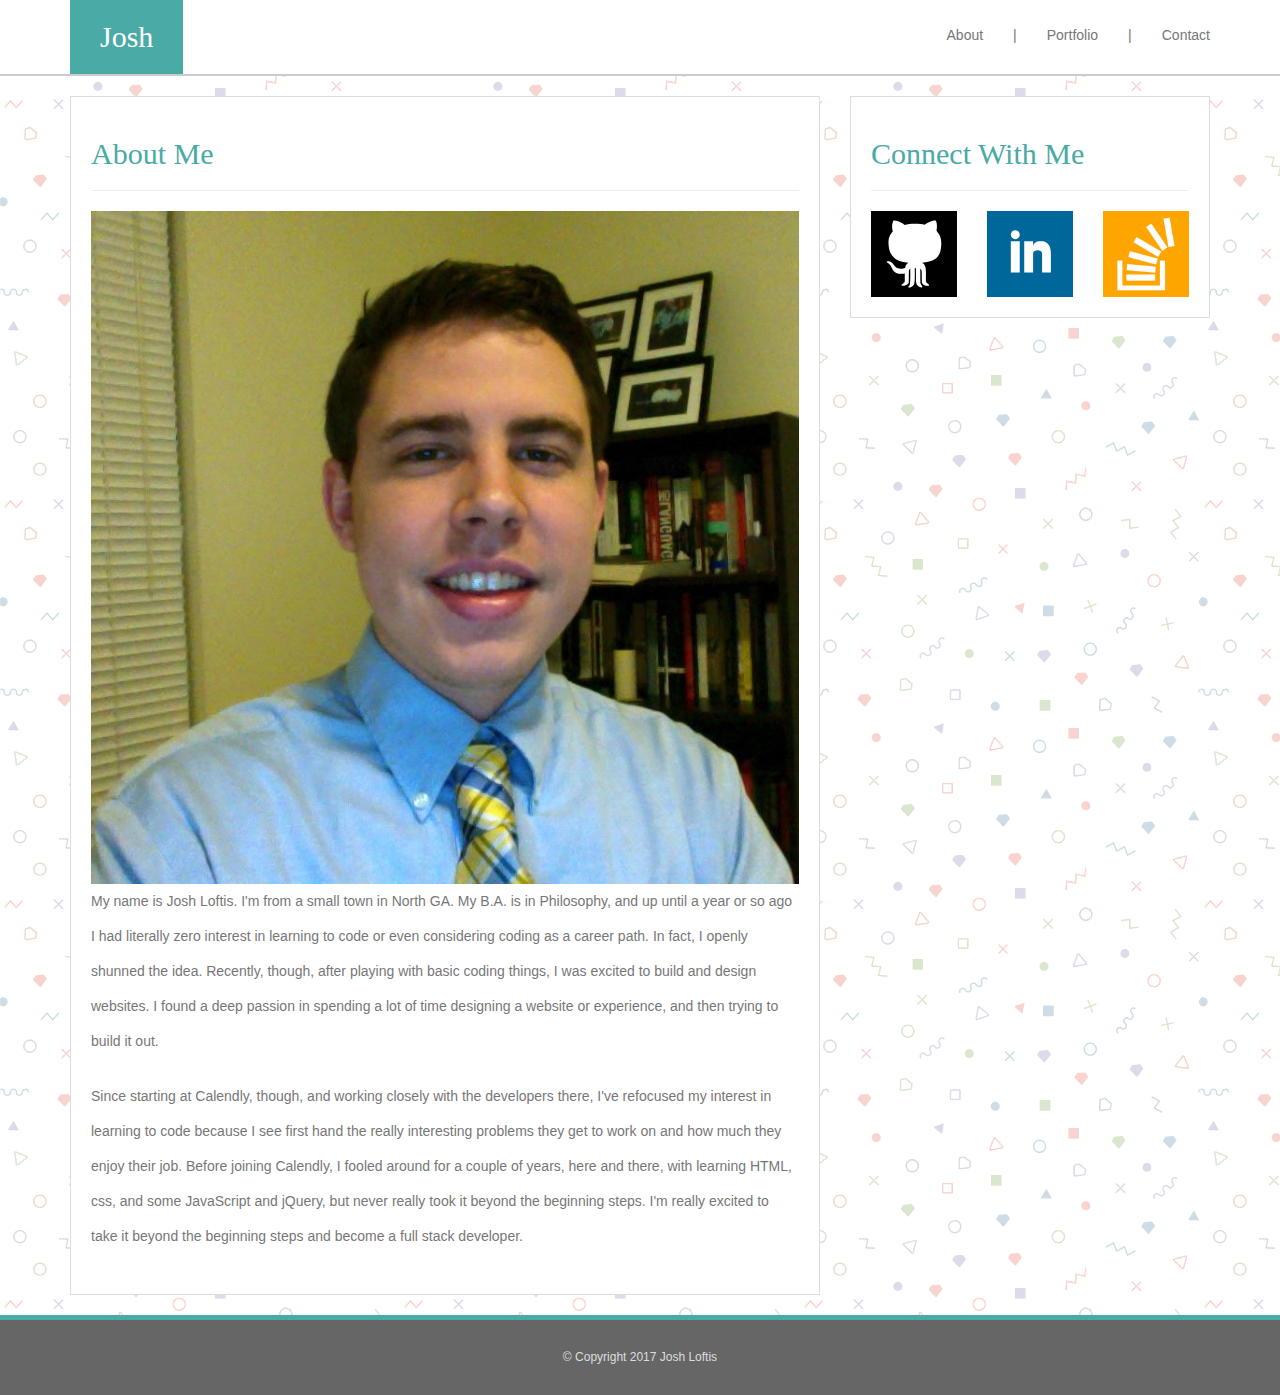
<file: index.html>
<!DOCTYPE html>
<html>
  <head>
    <meta charset="utf-8">
    <meta name="viewport" content="width=device-width, initial-scale=1">
    <link rel="stylesheet" href="https://maxcdn.bootstrapcdn.com/bootstrap/3.3.7/css/bootstrap.min.css" integrity="sha384-BVYiiSIFeK1dGmJRAkycuHAHRg32OmUcww7on3RYdg4Va+PmSTsz/K68vbdEjh4u" crossorigin="anonymous">
    <link rel="stylesheet" type="text/css" href="assests/css/style.css">
  </head>
  <body>
    <nav class="navbar navbar-default navbar-static-top">
      <div class="container">
        <div class="navbar-header">
          <h1 class="navbar-brand" href="#">Josh</h1>
        </div>
        <div id="navbar" class="navbar-collapse collapse">
          <ul class="nav navbar-nav navbar-right">
            <li><a href="index.html">About</a></li>
            <li><a> | </a></li>
            <li><a href="portfolio.html">Portfolio</a></li>
            <li><a> | </a></li>
            <li><a href="contact.html">Contact</a></li>
          </ul>
        </div><!--/.nav-collapse -->
      </div>
    </nav>
    <div class="container">
      <div class="row">
        <div class="col-md-8 col-sm-12 col-xs-12">
          <div class="section">
            <h2>About Me</h2>
            <hr>
            <div class="row">
              <div class="col-md-12 col-sm-4 col-xs-12">
                <img class="img-responsive" src="assests/images/profile.jpg" alt="Profile image of page author">
              </div>
              <div clas="col-md-12 col-sm-8 col-xs-12">
                <p>My name is Josh Loftis. I'm from a small town in North GA. My B.A. is in Philosophy, and up until a year or so ago I had literally zero interest in learning to code or even considering coding as a career path. In fact, I openly shunned the idea. Recently, though, after playing with basic coding things, I was excited to build and design websites. I found a deep passion in spending a lot of time designing a website or experience, and then trying to build it out.</p>
                <p>Since starting at Calendly, though, and working closely with the developers there, I've refocused my interest in learning to code because I see first hand the really interesting problems they get to work on and how much they enjoy their job. Before joining Calendly, I fooled around for a couple of years, here and there, with learning HTML, css, and some JavaScript and jQuery, but never really took it beyond the beginning steps. I'm really excited to take it beyond the beginning steps and become a full stack developer.</p>
              </div>
            </div>
          </div>
        </div>
        <div class="col-md-4 col-sm-12 col-xs-12">
          <div class="section">
            <h2>Connect With Me</h2>
            <hr>
            <div class="row">
              <div class="col-md-4 col-sm-2 col-xs-2">
                <a href="https://github.com/jshlfts32"><img class="hover img-responsive" src="assests/images/github.svg" width="90" height="90" alt="GitHub icon"></a>
              </div>
              <div class="col-md-4 col-sm-2 col-xs-2">
                <a href="https://www.linkedin.com/in/josh-loftis-a6b48a132/"><img class="hover img-responsive" src="assests/images/linkedin.svg" width="90" height="90" alt="LinkedIn icon"></a>
              </div>
              <div class="col-md-4 col-sm-2 col-xs-2">
                <a href="https://stackoverflow.com/users/8223408/josh-loftis"><img class="hover img-responsive" src="assests/images/stackoverflow.png" width="90" height="90" alt="Stackoverflow icon"></a>
              </div>
            </div>
          </div>
        </div>
      </div>
    </div>
    <footer class="footer">
      <div class="container">
          <p class="copyright">&copy; Copyright 2017 Josh Loftis</p>
      </div>
  </footer>
  </body>
</html>
</file>
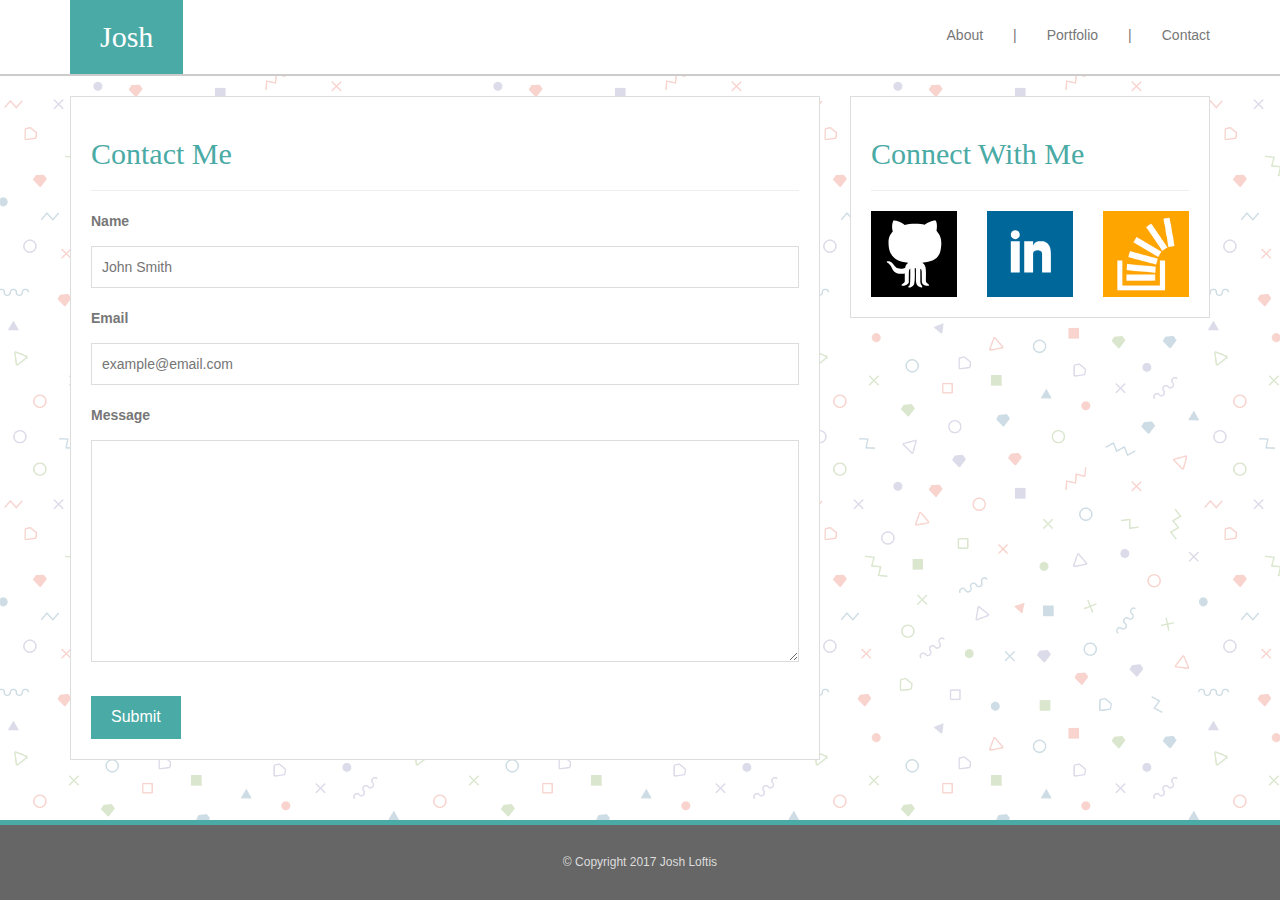
<file: contact.html>
<!DOCTYPE html>
<html>
  <head>
    <meta charset="utf-8">
    <meta name="viewport" content="width=device-width, initial-scale=1">
    <link rel="stylesheet" href="https://maxcdn.bootstrapcdn.com/bootstrap/3.3.7/css/bootstrap.min.css" integrity="sha384-BVYiiSIFeK1dGmJRAkycuHAHRg32OmUcww7on3RYdg4Va+PmSTsz/K68vbdEjh4u" crossorigin="anonymous">
    <link rel="stylesheet" type="text/css" href="assests/css/style.css">
  </head>
  <body>
    <nav class="navbar navbar-default navbar-static-top">
      <div class="container">
        <div class="navbar-header">
          <h1 class="navbar-brand" href="#">Josh</h1>
        </div>
        <div id="navbar" class="navbar-collapse collapse">
          <ul class="nav navbar-nav navbar-right">
            <li><a href="index.html">About</a></li>
            <li><a> | </a></li>
            <li><a href="portfolio.html">Portfolio</a></li>
            <li><a> | </a></li>
            <li><a href="#">Contact</a></li>
          </ul>
        </div><!--/.nav-collapse -->
      </div>
    </nav>
    <div class="container">
      <div class="row">
        <div class="col-md-8 col-sm-12 col-xs-12">
          <div class="section">
            <h2>Contact Me</h2>
            <hr>
            <form>
              <label for="name">Name</label><br>
              <input type="text" id="name" placeholder="John Smith"><br>
              <label for="email">Email</label><br>
              <input type="text" id="email" placeholder="example@email.com"><br>
              <label for="message">Message</label><br>
              <textarea rows="10" id="message"></textarea><br><br>
              <input class="hover" type="submit" value="Submit">
            </form>
          </div>
        </div>
        <div class="col-md-4 col-sm-12 col-xs-12">
          <div class="section">
            <h2>Connect With Me</h2>
            <hr>
            <div class="row">
              <div class="col-md-4 col-sm-2 col-xs-2">
                <a href="https://github.com/jshlfts32"><img class="hover img-responsive" src="assests/images/github.svg" width="90" height="90" alt="GitHub icon"></a>
              </div>
              <div class="col-md-4 col-sm-2 col-xs-2">
                <a href="https://www.linkedin.com/in/josh-loftis-a6b48a132/"><img class="hover img-responsive" src="assests/images/linkedin.svg" width="90" height="90" alt="LinkedIn icon"></a>
              </div>
              <div class="col-md-4 col-sm-2 col-xs-2">
                <a href="https://stackoverflow.com/users/8223408/josh-loftis"><img class="hover img-responsive" src="assests/images/stackoverflow.png" width="90" height="90" alt="Stackoverflow icon"></a>
              </div>
            </div>
          </div>
        </div>
      </div>
    </div>
    <footer class="footer">
      <div class="container">
          <p class="copyright">&copy; Copyright 2017 Josh Loftis</p>
      </div>
  </footer>
  </body>
</html>
</file>
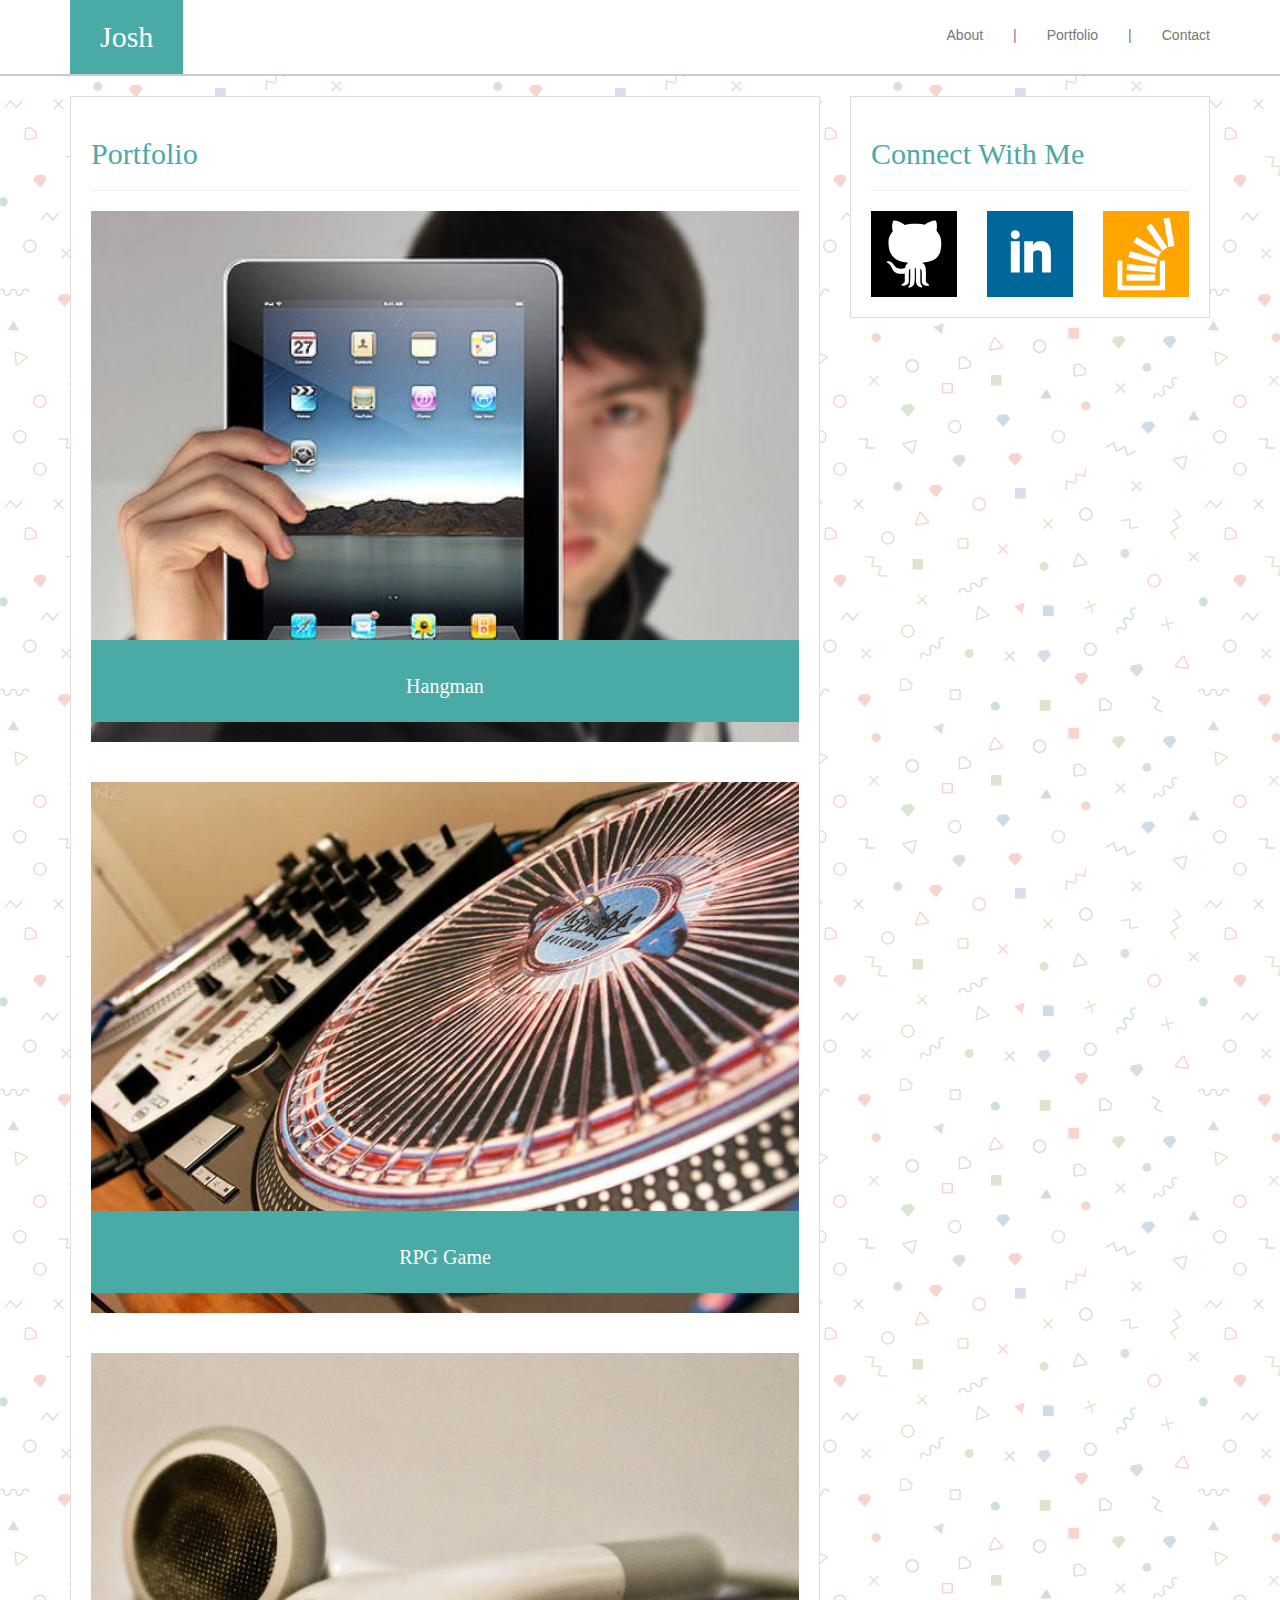
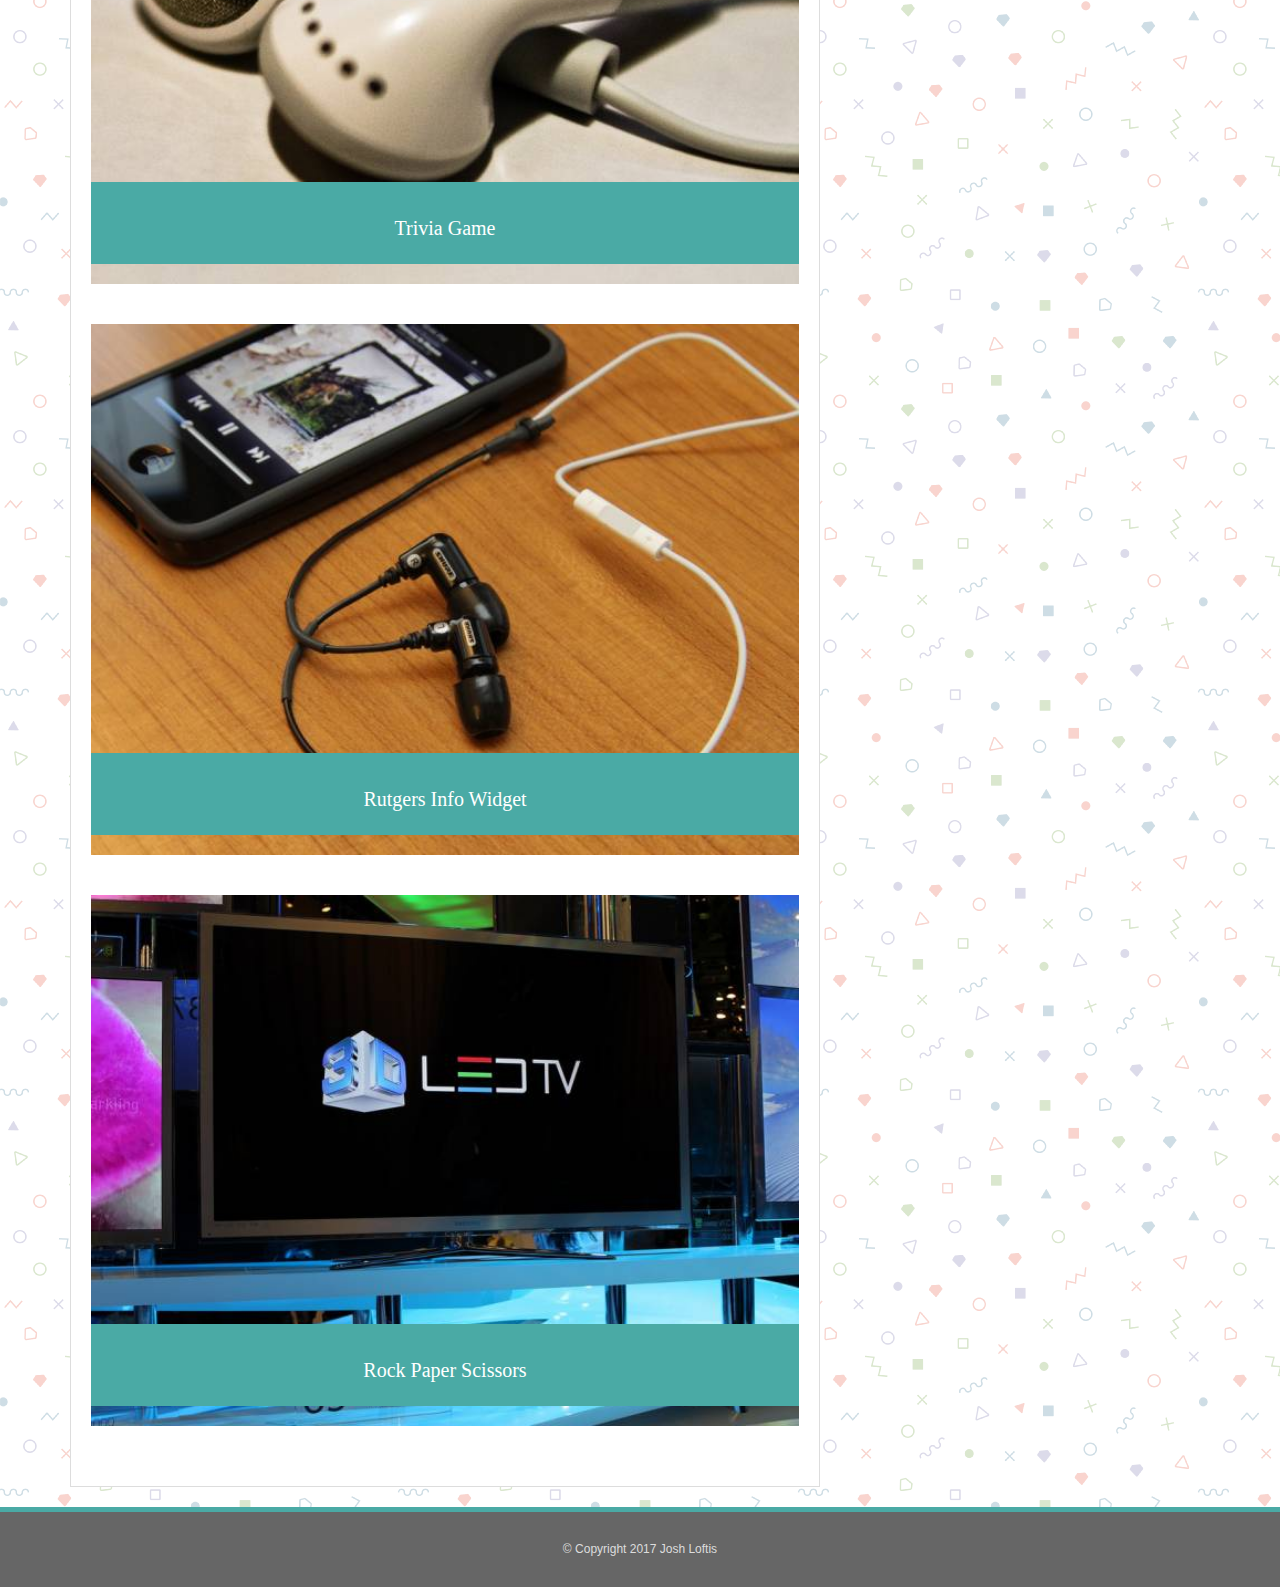
<file: portfolio.html>
<!DOCTYPE html>
<html>
  <head>
    <meta charset="utf-8">
    <meta name="viewport" content="width=device-width, initial-scale=1">
    <link rel="stylesheet" href="https://maxcdn.bootstrapcdn.com/bootstrap/3.3.7/css/bootstrap.min.css" integrity="sha384-BVYiiSIFeK1dGmJRAkycuHAHRg32OmUcww7on3RYdg4Va+PmSTsz/K68vbdEjh4u" crossorigin="anonymous">
    <link rel="stylesheet" type="text/css" href="assests/css/style.css">
  </head>
  <body>
    <nav class="navbar navbar-default navbar-static-top">
      <div class="container">
        <div class="navbar-header">
          <h1 class="navbar-brand" href="#">Josh</h1>
        </div>
        <div id="navbar" class="navbar-collapse collapse">
          <ul class="nav navbar-nav navbar-right">
            <li><a href="index.html">About</a></li>
            <li><a> | </a></li>
            <li><a href="#">Portfolio</a></li>
            <li><a> | </a></li>
            <li><a href="contact.html">Contact</a></li>
          </ul>
        </div><!--/.nav-collapse -->
      </div>
    </nav>
    <div class="container">
      <div class="row">
        <div class="col-lg-8 col-md-8 col-sm-12 col-xs-12">
          <div class="section">
            <h2>Portfolio</h2>
            <hr>
            <div class="row">
              <div class="col-lg-12 col-md-12 col-sm-6 col-xs-12">
                <figure>
                  <img class="img-responsive" width="708" src="assests/images/ipad-face.jpg" alt="Image of person holding an iPad">
                  <figcaption><h3>Hangman</h3></figcaption>
                </figure>
              </div>
              <div class="col-lg-12 col-md-12 col-sm-6 col-xs-12">
                <figure>
                  <img class="img-responsive" width="708" src="assests/images/spin-board.jpg" alt="Image of a spin board">
                  <figcaption><h3>RPG Game</h3></figcaption>
                </figure>
              </div>
            </div>
            <div class="row">
              <div class="col-lg-12 col-md-12 col-sm-6 col-xs-12">
                <figure>
                  <img class="img-responsive" width="708" src="assests/images/headphones.jpg" alt="Image of headphones">
                  <figcaption><h3>Trivia Game</h3></figcaption>
                </figure>
              </div>
              <div class="col-lg-12 col-md-12 col-sm-6 col-xs-12">
                <figure>
                  <img class="img-responsive" width="708" src="assests/images/iphone.jpg" alt="Image of iPhone with headphones">
                  <figcaption><h3>Rutgers Info Widget</h3></figcaption>
                </figure>
              </div>
            </div>
            <div class="row">
              <div class="col-lg-12 col-md-12 col-sm-6 col-xs-12">
                <figure>
                  <img class="img-responsive" width="708" src="assests/images/led-tv.jpg" alt="Image of LED TV">
                  <figcaption><h3>Rock Paper Scissors</h3></figcaption>
                </figure>
              </div>
            </div>
          </div>
        </div>
        <div class="col-lg-4 col-md-4 col-sm-12 col-xs-12">
          <div class="section">
            <h2>Connect With Me</h2>
            <hr>
            <div class="row">
              <div class="col-lg-4 col-md-4 col-sm-2 col-xs-2">
                <a href="https://github.com/jshlfts32"><img class="hover img-responsive" src="assests/images/github.svg" width="90" height="90" alt="GitHub icon"></a>
              </div>
              <div class="col-lg-4 col-md-4 col-sm-2 col-xs-2">
                <a href="https://www.linkedin.com/in/josh-loftis-a6b48a132/"><img class="hover img-responsive" src="assests/images/linkedin.svg" width="90" height="90" alt="LinkedIn icon"></a>
              </div>
              <div class="col-lg-4 col-md-4 col-sm-2 col-xs-2">
                <a href="https://stackoverflow.com/users/8223408/josh-loftis"><img class="hover img-responsive" src="assests/images/stackoverflow.png" width="90" height="90" alt="Stackoverflow icon"></a>
              </div>
            </div>
          </div>
        </div>
      </div>
    </div>
    <footer class="footer">
      <div class="container">
          <p class="copyright">&copy; Copyright 2017 Josh Loftis</p>
      </div>
  </footer>
  </body>
</html>
</file>
<file: assests/css/style.css>
html {
  position: relative;
  min-height: 100%;
}
body {
  background: black url("../images/memphis-colorful.png") repeat;
  color: #777777;
  margin-bottom: 80px;
}
h1, h2, h3, h4, h5, h6 {
  font-family: 'Georgia', Times, 'Times New Roman', serif;
  color: #4aaaa5;
}
p, li, a, figcaption, label, input[placeholder] {
  font-family: 'Arial', 'Helvetica Neue', Helvetica, sans-serif;
}
.navbar {
  height:auto;
}
.navbar-static-top {
  background: #fff;
  border-bottom: #cccccc solid 2px;
}
.navbar-header {
  background: #4aaaa5;
}
.navbar-default .navbar-brand {
  color: #fff;
  font-size: 30px;
  padding: 20px 30px;
  height:auto;
  line-height:normal;
  width:100%;
  text-align: center;
}
.navbar-nav li a {
 line-height: 40px;
}
.navbar-default .navbar-brand:focus,
.navbar-default .navbar-brand:hover {
    color:#fff;
    background-color: #4aaaa5;
}
h1 {
  margin:0;
  padding:0;
}
h2 {
  font-size: 30px;
}
h3 {
  font-size: 25px;
}
p {
  font-size: 14px;
  line-height: 35px;
  margin-bottom: 20px;
  padding:0 15px;
}
/*This to fix the line-height causing the first line to be aligned below the image*/
hr {
  margin: 20px 0;
}
.section {
  background: #fff;
  border: 1px solid #dddddd;
  margin-bottom: 20px;
  padding: 20px;
}
/*class name could be better... for "name logo"*/
input, textarea {
  width: 100%;
  padding: 10px;
  margin: 10px 0 20px;
  border: 1px solid #dddddd;
  box-sizing:  border-box;
}
input[type="submit"] {
  margin:0;
  margin-top: -15px;
  width: auto;
  background: #4aaaa5;
  padding:10px 20px;
  font-size: 16px;
  color: #ffffff;
  border:none;
  cursor: pointer;
}
/*Position needs to be relative to figcaption can be absolute*/
figure {
  position: relative;
  margin-bottom: 40px;
}
figcaption {
  background: #4aaaa5;
  width: 100%;
  position: absolute;
  bottom: 20px;
}
figcaption h3 {
  text-align: center;
  color: #ffffff;
  font-size: 20px;
  padding: 15px 0;
}
/*only applied to one element to give proper spacing for the 3 social icons*/
.footer {
  border-top: #4aaaa5 solid 5px;
  background: #666666;
  text-align: center;
  position: absolute;
  bottom: 0;
  width: 100%;
  height: 80px;
}
.copyright {
  padding: 20px;
  font-size: 12px;
  margin-bottom: 0;
  color: #dddddd;
}
.hover:hover {
  transition: all .4s ease-in-out;
  transform: scale(1.1);
  box-shadow: 0 0 20px rgba(74,170,75,.5);
}
@media (min-width:768px) {
  .navbar>.container .navbar-brand {
    margin-left:0;
  }
}
@media screen and (max-width: 767px){
  .navbar-collapse.collapse {
    display: block!important;
  }
  .nav {
    text-align: center;
  }
  .nav>li {
    display: inline;
  }
  .nav>li>a {
    display: inline;
    line-height:20px;
    padding: 20px;
  }
}
</file>
